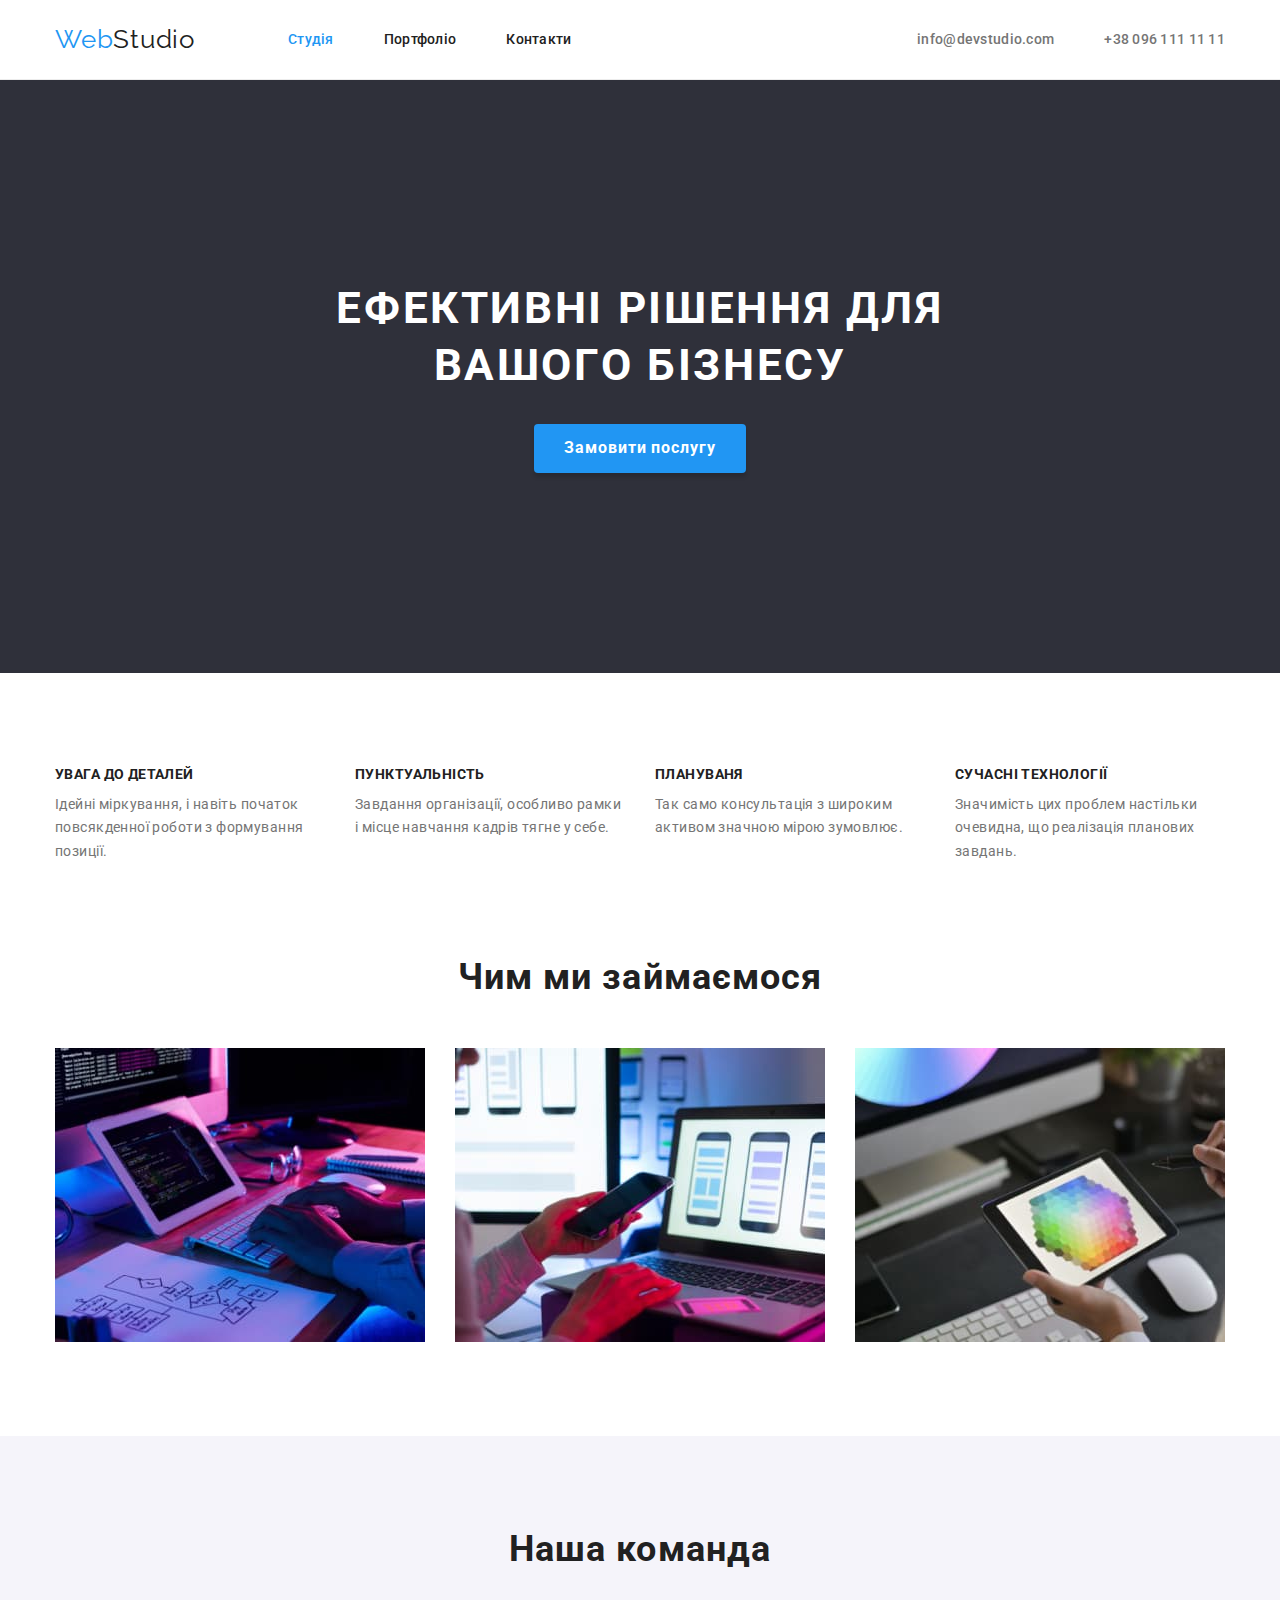
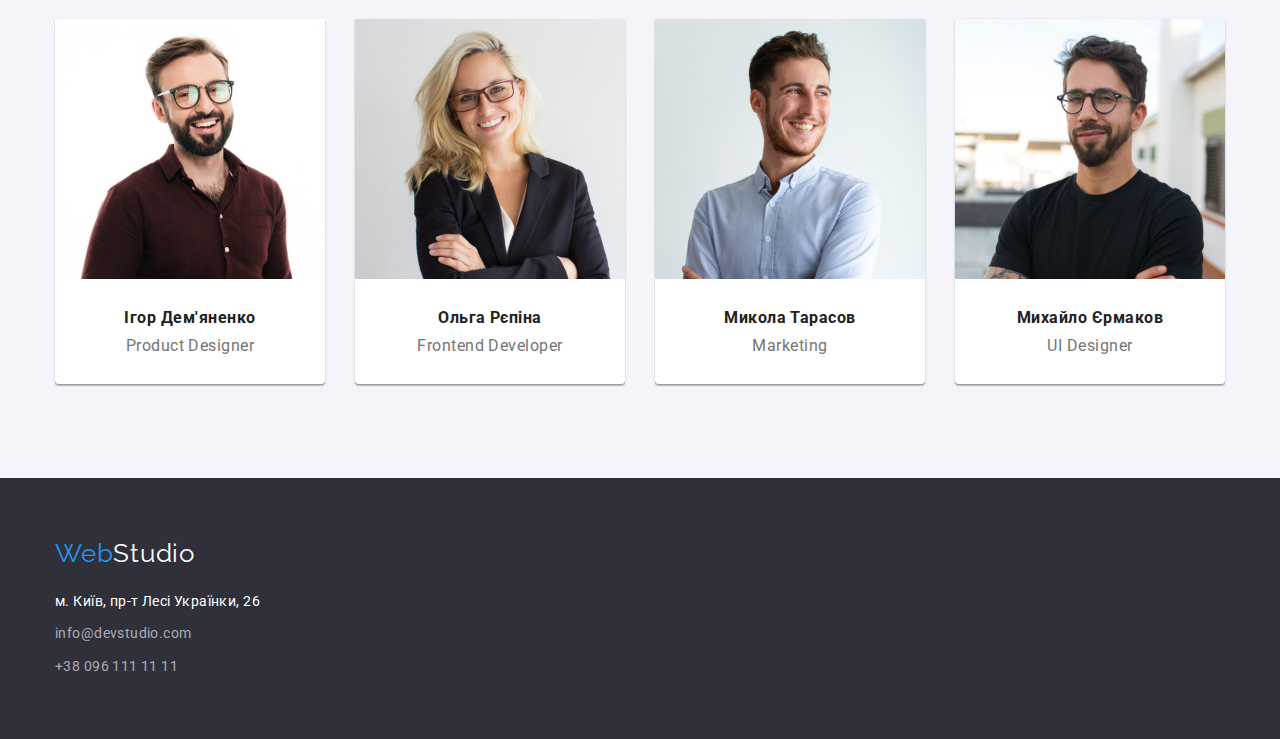
<file: index.html>
<!DOCTYPE html>
<html lang="uk">
  <head>
    <meta charset="utf-8" />
    <meta http-equiv="x-ua-compatible" content="ie=edge" />
    <title>WebStudio</title>
    <meta name="viewport" content="width=device-width, initial-scale=1" />
    <link
      rel="stylesheet"
      href="https://fonts.googleapis.com/css2?family=Raleway:ital,wght@0,700;1,700&family=Roboto:ital,wght@0,400;0,500;0,700;0,900;1,400;1,500;1,700;1,900&display=swap"
    />
    <link rel="stylesheet" href="./css/modern-normalize.css" />
    <link rel="stylesheet" href="./css/styles.css" />
  </head>
  <body>
    <header class="header">
      <div class="container">
        <div class="header-container">
          <a class="logo" href="#"><span>Web</span>Studio</a>
          <nav class="navigation">
            <ul class="list">
              <li class="item">
                <a class="link current" href="./index.html">Студія</a>
              </li>
              <li class="item"><a class="link" href="./portfolio.html">Портфоліо</a></li>
              <li class="item"><a class="link" href="#">Контакти</a></li>
            </ul>
          </nav>
          <ul class="list-contact">
            <li class="item-contact"><a href="mailto:info@devstudio.com">info@devstudio.com</a></li>
            <li class="item-contact"><a href="telto:+380961111111">+38 096 111 11 11</a></li>
          </ul>
        </div>
      </div>
    </header>
    <main>
      <section class="hero">
        <div class="container">
          <div class="hero-container">
            <h1 class="title">Ефективні рішення для вашого бізнесу</h1>
            <button type="button" class="order-service">Замовити послугу</button>
          </div>
        </div>
      </section>
      <section class="section benefits">
        <div class="container">
          <div class="benefits-container">
            <h2 class="title" hidden>Переваги</h2>
            <ul class="list">
              <li class="item">
                <h3 class="subtitle">Увага до деталей</h3>
                <p class="text">
                  Ідейні міркування, і навіть початок повсякденної роботи з формування позиції.
                </p>
              </li>
              <li class="item">
                <h3 class="subtitle">Пунктуальність</h3>
                <p class="text">
                  Завдання організації, особливо рамки і місце навчання кадрів тягне у себе.
                </p>
              </li>
              <li class="item">
                <h3 class="subtitle">Плануваня</h3>
                <p class="text">Так само консультація з широким активом значною мірою зумовлює.</p>
              </li>
              <li class="item">
                <h3 class="subtitle">Сучасні технології</h3>
                <p class="text">
                  Значимість цих проблем настільки очевидна, що реалізація планових завдань.
                </p>
              </li>
            </ul>
          </div>
        </div>
      </section>
      <section class="section our-job">
        <div class="container">
          <div class="our-job-container">
            <h2 class="title">Чим ми займаємося</h2>
            <ul class="list">
              <li class="item">
                <img
                  src="./images/working-process.jpg"
                  alt="man use keyboard"
                  width="370"
                  height="294"
                />
              </li>
              <li class="item">
                <img src="./images/laptop.jpg" alt="woman use laptop" width="370" height="294" />
              </li>
              <li class="item">
                <img src="./images/tablet.jpg" alt="woman use tablet" width="370" height="294" />
              </li>
            </ul>
          </div>
        </div>
      </section>
      <section class="section our-command">
        <div class="container">
          <div class="our-command-container">
            <h2 class="title">Наша команда</h2>
            <ul class="list-command-card">
              <li class="item">
                <img
                  src="./images/product-designer.jpg"
                  alt="our product designer"
                  width="270"
                  height="260"
                />
                <h3 class="subtitle">Ігор Дем'яненко</h3>
                <p class="position">Product Designer</p>
              </li>
              <li class="item">
                <img
                  src="./images/frontend-developer.jpg"
                  alt="our frontend developer"
                  width="270"
                  height="260"
                />
                <h3 class="subtitle">Ольга Рєпіна</h3>
                <p class="position">Frontend Developer</p>
              </li>
              <li class="item">
                <img src="./images/marketing.jpg" alt="our marketing" width="270" height="260" />
                <h3 class="subtitle">Микола Тарасов</h3>
                <p class="position">Marketing</p>
              </li>
              <li class="item">
                <img
                  src="./images/ui-designer.jpg"
                  alt="our ui designer"
                  width="270"
                  height="260"
                />
                <h3 class="subtitle">Михайло Єрмаков</h3>
                <p class="position">UI Designer</p>
              </li>
            </ul>
          </div>
        </div>
      </section>
    </main>
    <footer class="footer">
      <div class="container">
        <div class="footer-container">
          <a class="logo" href="#"><span>Web</span>Studio</a>
          <address>
            <ul class="list">
              <li class="item">
                <a class="footer-link link-address" href="#" target="_blank"
                  >м. Київ, пр-т Лесі Українки, 26</a
                >
              </li>
              <li class="item">
                <a class="footer-link link-mail" href="mailto:info@devstudio.com"
                  >info@devstudio.com</a
                >
              </li>
              <li class="item">
                <a class="footer-link link-tel" href="telto:+380961111111">+38 096 111 11 11</a>
              </li>
            </ul>
          </address>
        </div>
      </div>
    </footer>
  </body>
</html>
</file>
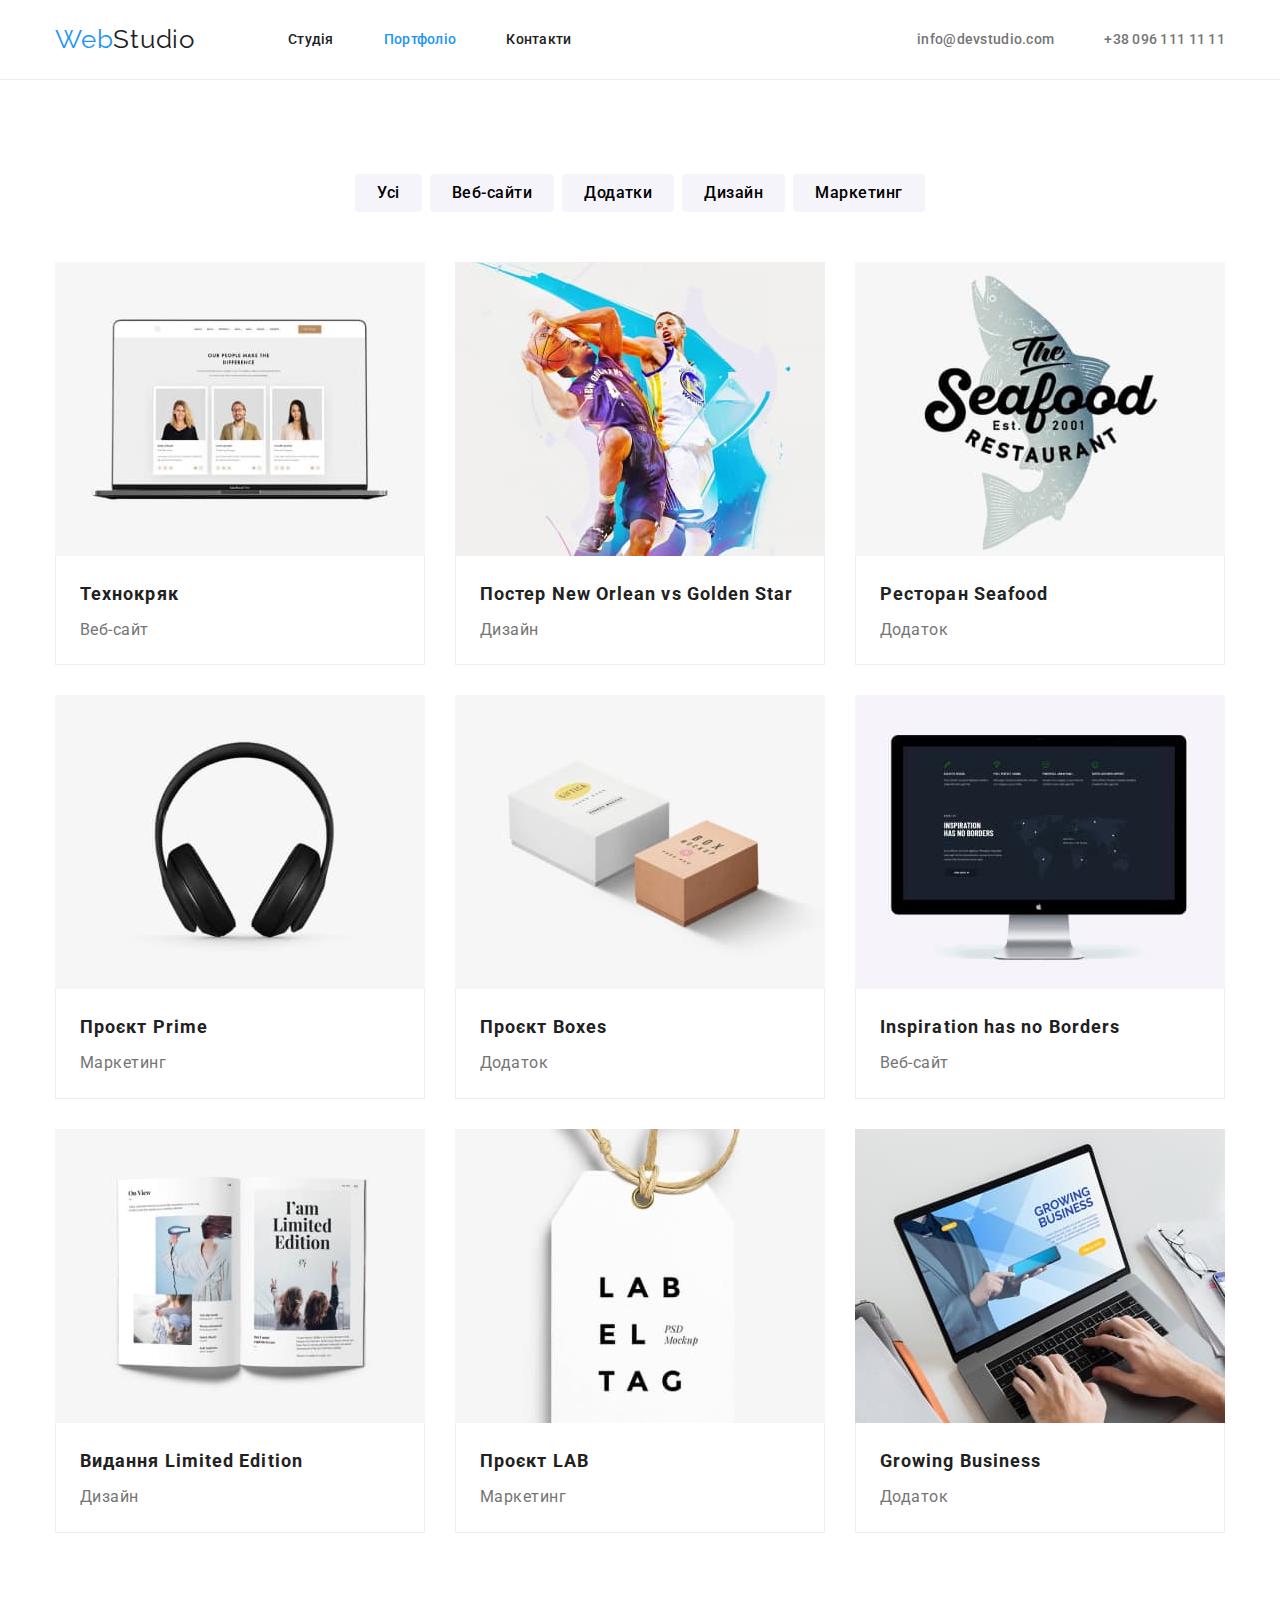
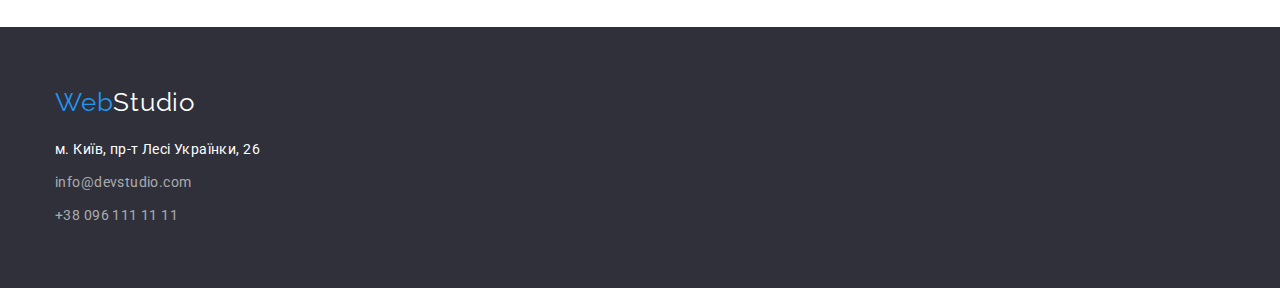
<file: portfolio.html>
<!DOCTYPE html>
<html lang="uk">
  <head>
    <meta charset="utf-8" />
    <meta http-equiv="x-ua-compatible" content="ie=edge" />
    <title>Portfolio</title>
    <meta name="viewport" content="width=device-width, initial-scale=1" />
    <link
      rel="stylesheet"
      href="https://fonts.googleapis.com/css2?family=Raleway:ital,wght@0,700;1,700&family=Roboto:ital,wght@0,400;0,500;0,700;0,900;1,400;1,500;1,700;1,900&display=swap"
    />
    <link rel="stylesheet" href="./css/modern-normalize.css" />
    <link rel="stylesheet" href="./css/styles.css" />
  </head>
  <body>
    <header class="header">
      <div class="container">
        <div class="header-container">
          <a class="logo" href="#"><span>Web</span>Studio</a>
          <nav class="navigation">
            <ul class="list">
              <li class="item">
                <a class="link" href="./index.html">Студія</a>
              </li>
              <li class="item"><a class="link current" href="./portfolio.html">Портфоліо</a></li>
              <li class="item"><a class="link" href="#">Контакти</a></li>
            </ul>
          </nav>
          <ul class="list-contact">
            <li class="item-contact"><a href="mailto:info@devstudio.com">info@devstudio.com</a></li>
            <li class="item-contact"><a href="telto:+380961111111">+38 096 111 11 11</a></li>
          </ul>
        </div>
      </div>
    </header>
    <main>
      <section class="section our-product">
        <div class="container">
          <h1 class="our-product-title" hidden>Наші Роботи</h1>
          <ul class="list list-filter">
            <li class="item">
              <button class="button" type="button">Усі</button>
            </li>
            <li class="item"><button class="button" type="button">Веб-сайти</button></li>
            <li class="item"><button class="button" type="button">Додатки</button></li>
            <li class="item"><button class="button" type="button">Дизайн</button></li>
            <li class="item"><button class="button" type="button">Маркетинг</button></li>
          </ul>

          <ul class="list portfolio">
            <li class="item">
              <img
                src="./images/laptop-macbook.jpg"
                alt="website design on macbook"
                width="370"
                height="294"
              />
              <div class="portfolio-text">
                <h2 class="subtitle">Технокряк</h2>
                <p class="text">Веб-сайт</p>
              </div>
            </li>
            <li class="item">
              <img
                src="./images/basketball-poster.jpg"
                alt="basketball players"
                width="370"
                height="294"
              />
              <div class="portfolio-text">
                <h2 class="subtitle">Постер New Orlean vs Golden Star</h2>
                <p class="text">Дизайн</p>
              </div>
            </li>
            <li class="item">
              <img
                src="./images/seafood.jpg"
                alt="seafood ​​restaurant poster"
                width="370"
                height="294"
              />
              <div class="portfolio-text">
                <h2 class="subtitle">Ресторан Seafood</h2>
                <p class="text">Додаток</p>
              </div>
            </li>
            <li class="item">
              <img src="./images/headphones.jpg" alt="headphones" width="370" height="294" />
              <div class="portfolio-text">
                <h2 class="subtitle">Проєкт Prime</h2>
                <p class="text">Маркетинг</p>
              </div>
            </li>
            <li class="item">
              <img src="./images/boxes.jpg" alt="two boxes" width="370" height="294" />
              <div class="portfolio-text">
                <h2 class="subtitle">Проєкт Boxes</h2>
                <p class="text">Додаток</p>
              </div>
            </li>
            <li class="item">
              <img src="./images/imac.jpg" alt="computer imac" width="370" height="294" />
              <div class="portfolio-text">
                <h2 class="subtitle">Inspiration has no Borders</h2>
                <p class="text">Веб-сайт</p>
              </div>
            </li>
            <li class="item">
              <img src="./images/magazine.jpg" alt="magazine" width="370" height="294" />
              <div class="portfolio-text">
                <h2 class="subtitle">Видання Limited Edition</h2>
                <p class="text">Дизайн</p>
              </div>
            </li>
            <li class="item">
              <img src="./images/label.jpg" alt="label" width="370" height="294" />
              <div class="portfolio-text">
                <h2 class="subtitle">Проєкт LAB</h2>
                <p class="text">Маркетинг</p>
              </div>
            </li>
            <li class="item">
              <img
                src="./images/man-printing.jpg"
                alt="man printing on laptop"
                width="370"
                height="294"
              />
              <div class="portfolio-text">
                <h2 class="subtitle">Growing Business</h2>
                <p class="text">Додаток</p>
              </div>
            </li>
          </ul>
        </div>
      </section>
    </main>
    <footer class="footer">
      <div class="container">
        <div class="footer-container">
          <a class="logo" href="#"><span>Web</span>Studio</a>
          <address>
            <ul class="list">
              <li class="item">
                <a class="footer-link link-address" href="#" target="_blank"
                  >м. Київ, пр-т Лесі Українки, 26</a
                >
              </li>
              <li class="item">
                <a class="footer-link link-mail" href="mailto:info@devstudio.com"
                  >info@devstudio.com</a
                >
              </li>
              <li class="item">
                <a class="footer-link link-tel" href="telto:+380961111111">+38 096 111 11 11</a>
              </li>
            </ul>
          </address>
        </div>
      </div>
    </footer>
  </body>
</html>
</file>
<file: css/styles.css>
/* INDEX.HTML */
:root{
    --main-title-text-color:#212121;
    --other-title-color: #ffffff;
    --primary-text-color: #757575;
    --accent-color: #2196f3;
    --background-color: #2f303a;
    --button-background-color:#2a86d1;
    --card-background-color: #f5f4fa;
    --font-family: 'Roboto', sans-serif;
    --other-font-family: 'Raleway';
}
*,
::before,
::after{
    box-sizing: border-box;
}
body{
    font-family: var(--font-family);
    color: var(--main-title-text-color);
    margin: 0;
}
h1,h2,h3,h4,h5,h6,p,ul,li{
    margin: 0;
    padding: 0;
}
img{
    display: block;
    max-width: 100%;
    height: auto;
}

.container{
    max-width: 1200px;
    margin: 0 auto;
    padding: 0 15px;
}  

/*Header*/
.header{
    border-bottom: 1px solid #ececec;
}
.header-container{
    display: flex;
    align-items: center;
    height: 79px;
}
.header .logo{
    font-family: var(--other-font-family);
    font-style: normal;
    font-size: 26px;
    line-height: 1.2;
    letter-spacing: 0.03em;
    color: var(--main-title-text-color);
    text-decoration: none;
}
.logo span{
    color: var(--accent-color);
}
.logo:focus {
    color: var(--accent-color);
}
.list,.item-contact,.item{
    list-style-type: none;
}
.navigation{
    margin-left: 93px;
}
nav a{
    font-weight: 500;
    font-size: 14px;
    line-height: 1.1;
    letter-spacing: 0.02em;
    color: var(--main-title-text-color);
    text-decoration: none;
}
nav .list{
    display: flex;
}
nav .item:not(:first-child){
    padding-left: 50px;
}
nav a:hover,
nav a:focus{
    color: var(--accent-color);
}
.current{
    color: var(--accent-color);
}
.header-container .list-contact{
    display: flex;
    margin-left: auto;
}
.header-container .item-contact:not(:first-child){
    padding-left: 50px;
}

.item-contact a{
    font-weight: 500;
    font-size: 14px;
    line-height: 1.1;
    letter-spacing: 0.02em;
    text-decoration: none;
    color: var(--primary-text-color);
}
.item-contact a:hover,
.item-contact a:focus{
    color: var(--accent-color);
}


/*Main*/
.section{
    padding: 94px 0px;
}
.hero{
    background-color: var(--background-color);
}
.hero-container{
    padding: 200px 0px;
}
h1.title{
    max-width: 696px;
    font-size: 44px;
    margin: 0 auto 30px auto;
    line-height: 1.3;
    letter-spacing: 0.06em;
    text-transform:uppercase;
    text-align: center;
    color: var(--other-title-color);
}
.order-service{
    display: block;
    padding: 10px 30px;
    margin: 0 auto;
    font-weight: 700;
    font-size: 16px;
    line-height: 1.8;
    align-items: center;
    text-align: center;
    letter-spacing: 0.06em;
    color: var(--other-title-color);
    background: var(--accent-color);
    box-shadow: 0px 4px 4px rgba(0, 0, 0, 0.15);
    border-radius: 4px;
    border: 0px;
    cursor: pointer;    
}
.order-service:hover,
.order-service:focus{
    background-color: var(--button-background-color);
}
.benefits{
    padding: 94px 0px;
}

.benefits .list{
    display: flex;
}
.benefits .item{
    max-width: 270px;
}
.benefits .item:not(:last-child){
    margin-right: 30px;
}
.benefits .subtitle{
    font-size: 14px;
    line-height: 1.1;
    letter-spacing: 0.03em;
    padding-bottom: 10px;
    text-transform:uppercase;
}
.benefits .text{
    font-size: 14px;
    line-height: 1.7;    
    letter-spacing: 0.03em;
    color: var(--primary-text-color);
}

.our-job{
    padding: 0px 0px 94px;
}

.our-job .title{
    font-size: 36px;
    line-height: 1.1;
    letter-spacing: 0.03em;
    text-align: center;
    padding-bottom: 50px;
}
.our-job .list{
    display: flex;
    justify-content: space-between;
}
.our-job .item:not(:last-child){
    margin-right: 30px;
}


.our-command{
    background-color: var(--card-background-color);
}
.our-command .title{
    font-size: 36px;
    line-height: 1.1;
    letter-spacing: 0.03em;
    text-align: center;
    padding-bottom: 50px;
}
.our-command .list-command-card{
    display: flex;
    gap: 30px;
}
.list-command-card .item{
    text-align: center;
    background-color: var(--other-title-color);
    box-shadow: 0px 1px 3px rgba(0, 0, 0, 0.12), 0px 1px 1px rgba(0, 0, 0, 0.14), 0px 2px 1px rgba(0, 0, 0, 0.2);
    border-radius: 0px 0px 4px 4px;
}


.our-command .subtitle{
    font-size: 16px;
    line-height: 1.1;
    letter-spacing: 0.03em;
    padding: 30px 0px 10px 0;
}
.our-command .position{
    line-height: 1.1;
    letter-spacing: 0.03em;
    padding-bottom: 30px;
    color: var(--primary-text-color);
}


/*Footer*/
.footer{
    background-color: var(--background-color);
}
.footer-container{
    padding: 60px 0px 60px;
} 
.footer .logo{
    font-family: var(--other-font-family);
    font-size: 26px;
    line-height: 1.2;
    letter-spacing: 0.03em;
    color: var(--main-title-text-color);text-decoration: none;
    color: var(--other-title-color);
}
.footer .logo:focus{
    color: var(--accent-color);
}
.footer address{
    padding-top: 20px;
}
.footer .item:not(:last-child){
    padding-bottom: 9px;
}

.footer .footer-link{
    font-style: normal;
    font-size: 14px;
    line-height: 1.7;
    letter-spacing: 0.03em;
    text-decoration: none;
    color: var(--other-title-color);
}
.footer .link-address:focus{
    color: var(--accent-color);
}

.footer .link-mail{
    color: rgba(255, 255, 255, 0.6);
}
.footer .link-tel{
    color: rgba(255, 255, 255, 0.6);
}
.link-mail:hover,
.link-mail:focus{
    color: var(--accent-color);
}
.link-tel:hover,
.link-tel:focus{
    color: var(--accent-color);
}


/*------------------------------------------*/


/* PORTFOLIO.HTML */

.our-product .list-filter{
    display: flex;
    justify-content: center;
    gap: 8px;
    margin-bottom: 50px;
}

.our-product .button{
    font-family: inherit;
    font-weight: 500;
    font-size: 16px;
    line-height: 1.6;
    letter-spacing: 0.03em;
    padding: 6px 22px;
    background: var(--card-background-color);
    border-radius: 4px;
    border: none;
    cursor: pointer;
}
.our-product .button:hover{
    color: var(--other-title-color);
    background: var(--accent-color);
    box-shadow: 0px 3px 1px rgba(0, 0, 0, 0.1), 0px 1px 2px rgba(0, 0, 0, 0.08), 0px 2px 2px rgba(0, 0, 0, 0.12);
}
.our-product .button:focus{
    background-color: var(--accent-color);
}

.our-product .portfolio{
    display: flex;
    flex-wrap: wrap;
    gap: 30px;
}

.portfolio-text{
    border: 1px solid #EEEEEE;
    border-top: 0;
}
.our-product .subtitle{
    font-size: 18px;
    line-height: 2;
    letter-spacing: 0.06em;
    padding: 20px 0px 4px 24px;
}
.our-product .text{
    line-height: 1.8;
    letter-spacing: 0.03em;
    color: var(--primary-text-color);
    padding: 0px 0px 20px 24px;
}
</file>
